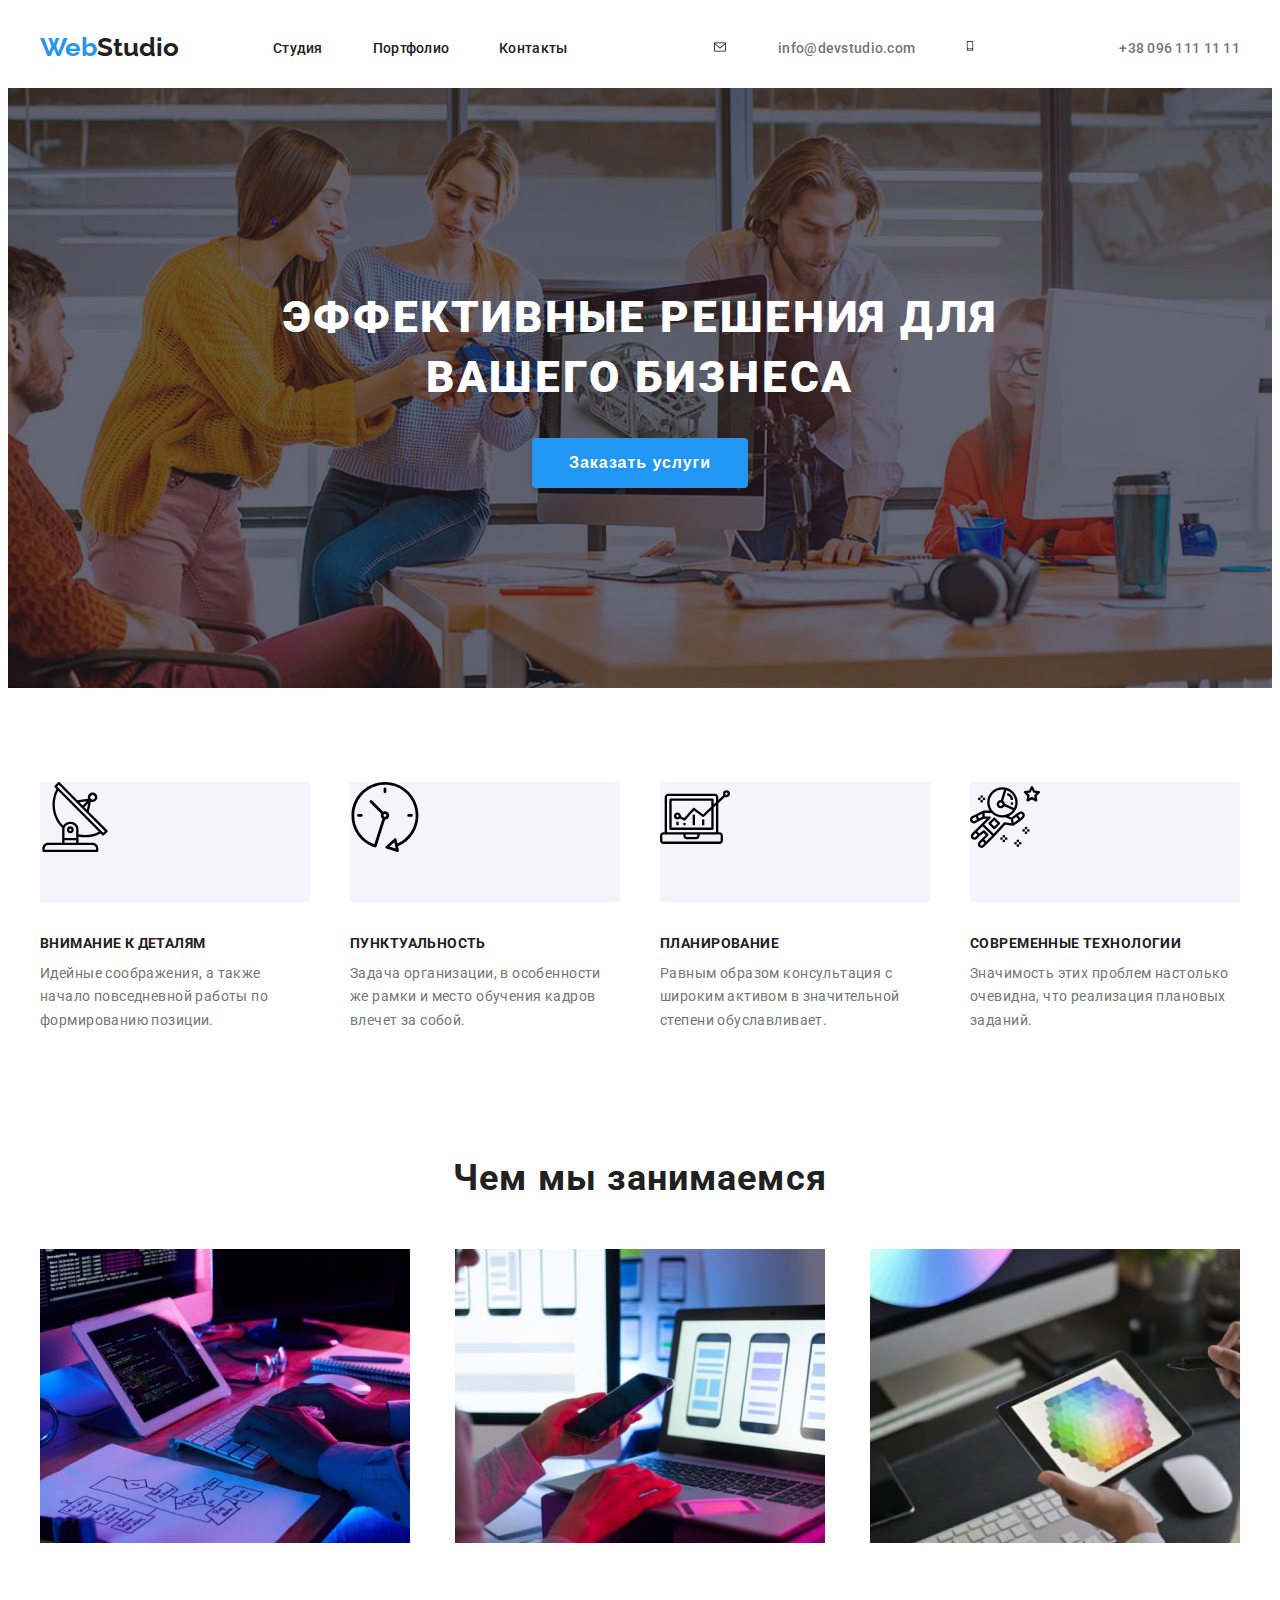
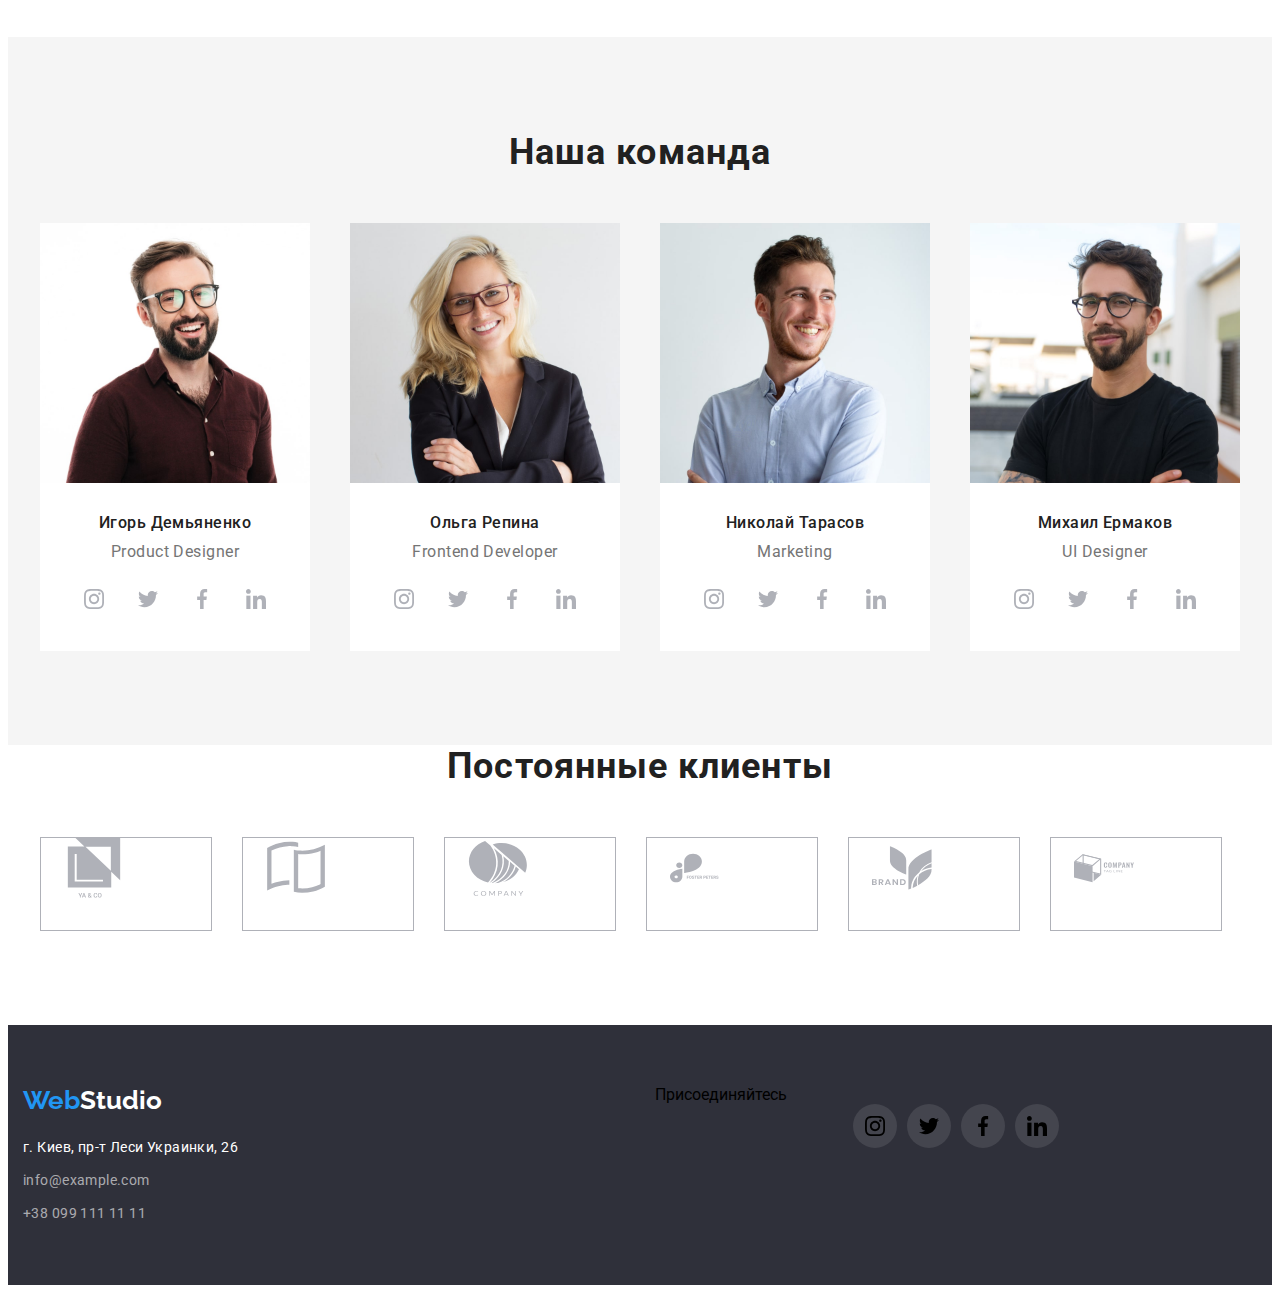
<file: index.html>
<!DOCTYPE html>
<html lang="ru">
<head>
    <meta charset="UTF-8">
    <meta http-equiv="X-UA-Compatible" content="IE=edge">
    <meta name="viewport" content="width=device-width, initial-scale=1.0">
    <title>Document</title>
    <link rel="preconnect" href="https://fonts.googleapis.com">
    <link rel="preconnect" href="https://fonts.gstatic.com" crossorigin>
    <link
        href="https://fonts.googleapis.com/css2?family=Montserrat:wght@400;700&family=Raleway:wght@700&family=Roboto:wght@400;500;700;900&display=swap"
        rel="stylesheet">
    <link 
        rel="stylesheet" 
        href="https://cdnjs.cloudflare.com/ajax/libs/modern-normalize/1.1.0/modern-normalize.min.css"
        integrity="sha512-wpPYUAdjBVSE4KJnH1VR1HeZfpl1ub8YT/NKx4PuQ5NmX2tKuGu6U/JRp5y+Y8XG2tV+wKQpNHVUX03MfMFn9Q=="
        crossorigin="anonymous" 
        referrerpolicy="no-referrer" 
        />
    <link rel="stylesheet" href="./styles/style.css">
</head>
<body>
 <header class="header">
    <div class="container header-container">
        <a href="./index.html" class="head"><span class="head-color">Web</span>Studio</a>
        <nav>
            <ul class="header-list list">
                <li><a href="./index.html" class="header-link link">Студия</a></li>
                <li><a href="./portfolio.html" class="header-link link">Портфолио</a></li>
                <li><a href="#" class="header-link link">Контакты</a></li>
            </ul>
        </nav>
        <div class="header-cont">
        <ul class="header-list list">
            <li class="header-icon">
                <a href="" class="header-icon-link link">
                    <svg class="icon-head" width=16px height=12px>
                        <use href="./images/symbol-defs.svg#icon-mail"></use>
                    </svg>
                </a>
            </li>
            <li>
                <a href="mailto:info@devstudio.com" class="header-nav link header-mail"> info@devstudio.com</a>
            </li>
            <li class="header-icon">
                <a href="" class="header-icon-link link">
                    <svg class="icon head" width=10px height=16px>
                        <use href="./images/symbol-defs.svg#icon-phone"></use>
                    </svg>
                </a>
            </li>
            <li>
                <a href="tel:+380961111111" class="header-nav link header-number">+38 096 111 11 11</a>
            </li>
        </ul>
        </div>
    </div> 
 </header>
 <main>
 <section class="section1">
    <div class="container hero-container">
        <h1 class="header1">Эффективные решения для вашего бизнеса</h1>
        <button type="button" class="header-button">Заказать услуги</button>
    </div>
 </section>
 <section class="section-character">
    <div class="container">
        <h2 class="visually-hidden">Наши особенности</h2>
        <ul class="speclist list">
            <li>
                <svg class="speclist-icon">
                    <use
                    href="./images/symbol-defs.svg#icon-antenna-1" width="70" height="70">
                    </use>
                </svg>
                <h3 class="characteristic">Внимание к деталям</h3>
                <p class="characteristic-par">Идейные соображения, а также начало повседневной работы по формированию позиции.
                </p>
            </li>
            <li>
                <svg class="speclist-icon">
                    <use href="./images/symbol-defs.svg#icon-clock-1" width="70" height="70">
                    </use>
                </svg>
                <h3 class="characteristic">Пунктуальность</h3>
                <p class="characteristic-par">Задача организации, в особенности же рамки и место обучения кадров влечет за
                    собой.</p>
            </li>
            <li>
                <svg class="speclist-icon">
                    <use href="./images/symbol-defs.svg#icon-diagram-1" width="70" height="70">
                    </use>
                </svg>
                <h3 class="characteristic">Планирование</h3>
                <p class="characteristic-par">Равным образом консультация с широким активом в значительной степени
                    обуславливает.</p>
            </li>
            <li>
                <svg class="speclist-icon">
                    <use href="./images/symbol-defs.svg#icon-astronaut-1" width="70" height="70">
                    </use>
                </svg>
                <h3 class="characteristic">Современные технологии</h3>
                <p class="characteristic-par">Значимость этих проблем настолько очевидна, что реализация плановых заданий.</p>
            </li>
        </ul>
    </div>

</section>
 <section class="section-whatwedo">
    <div class="container">
        <h2 class="whatwedo">Чем мы занимаемся</h2>
        <ul class="wedolist list">
            <li class="wedo-img">
                <img src="./images/box1-min.jpg" alt="Человек за комп'ютером">
            </li>
            <li class="wedo-img">
                <img src="./images/box2-min.jpg" alt="Человек с телефоном">
            </li>
            <li class="wedo-img">
                <img src="./images/box3-min.jpg" alt="Человек с планшетом">
            </li>
        </ul>
    </div>
 </section>
 <section class="team-sec">
    <div class="container">
        <h2 class="team">Наша команда</h2>
        <ul class="teamlist list">
            <li class="team-pers">
                <img src="./images/emp1-min.jpg" alt="Игорь Демьяненко" width="270" height="260">
                <div class="team-np">
                <h3 class="team-name">Игорь Демьяненко</h3>
                <p class="team-post">Product Designer</p>
                <ul class="team-soc list">
                    <li class="team-soc-item">
                        <a href="" class="team-soc-link link">
                            <svg class="barbers-soc" width=20px height=20px>
                                <use href="./images/symbol-defs.svg#icon-instagram-2"></use>
                            </svg>
                        </a>
                    </li>
                    <li class="team-soc-item">
                        <a href="" class="team-soc-link link">
                            <svg class="barbers-soc" width=20px height=20px>
                                <use href="./images/symbol-defs.svg#icon-twitter-1"></use>
                            </svg>
                        </a>
                    </li><li class="team-soc-item">
                        <a href="" class="team-soc-link link">
                            <svg class="barbers-soc" width=20px height=20px>
                                <use href="./images/symbol-defs.svg#icon-facebook-1"></use>
                            </svg>
                        </a>
                    </li><li class="team-soc-item">
                        <a href="" class="team-soc-link link">
                            <svg class="barbers-soc" width=20px height=20px>
                                <use href="./images/symbol-defs.svg#icon-linkedin-1"></use>
                            </svg>
                        </a>
                    </li>
                </ul>
                </div>
            </li>
            <li class="team-pers">
                <img src="./images/emp2-min.jpg" alt="Ольга Репина" width="270" height="260">
                <div class="team-np">
                <h3 class="team-name">Ольга Репина</h3>
                <p class="team-post">Frontend Developer</p>
                <ul class="team-soc list">
                    <li class="team-soc-item">
                        <a href="" class="team-soc-link link">
                            <svg class="barbers-soc" width=20px height=20px>
                                <use href="./images/symbol-defs.svg#icon-instagram-2"></use>
                            </svg>
                        </a>
                    </li>
                    <li class="team-soc-item">
                        <a href="" class="team-soc-link link">
                            <svg class="barbers-soc" width=20px height=20px>
                                <use href="./images/symbol-defs.svg#icon-twitter-1"></use>
                            </svg>
                        </a>
                    </li>
                    <li class="team-soc-item">
                        <a href="" class="team-soc-link link">
                            <svg class="barbers-soc" width=20px height=20px>
                                <use href="./images/symbol-defs.svg#icon-facebook-1"></use>
                            </svg>
                        </a>
                    </li>
                    <li class="team-soc-item">
                        <a href="" class="team-soc-link link">
                            <svg class="barbers-soc" width=20px height=20px>
                                <use href="./images/symbol-defs.svg#icon-linkedin-1"></use>
                            </svg>
                        </a>
                    </li>
                </ul>
                </div>
            </li>
            <li class="team-pers">
                <img src="./images/emp3-min.jpg" alt="Николай Тарасов" width="270" height="260">
                <div class="team-np">
                <h3 class="team-name">Николай Тарасов</h3>
                <p class="team-post">Marketing</p>
                <ul class="team-soc list">
                    <li class="team-soc-item">
                        <a href="" class="team-soc-link link">
                            <svg class="barbers-soc" width=20px height=20px>
                                <use href="./images/symbol-defs.svg#icon-instagram-2"></use>
                            </svg>
                        </a>
                    </li>
                    <li class="team-soc-item">
                        <a href="" class="team-soc-link link">
                            <svg class="barbers-soc" width=20px height=20px>
                                <use href="./images/symbol-defs.svg#icon-twitter-1"></use>
                            </svg>
                        </a>
                    </li>
                    <li class="team-soc-item">
                        <a href="" class="team-soc-link link">
                            <svg class="barbers-soc" width=20px height=20px>
                                <use href="./images/symbol-defs.svg#icon-facebook-1"></use>
                            </svg>
                        </a>
                    </li>
                    <li class="team-soc-item">
                        <a href="" class="team-soc-link link">
                            <svg class="barbers-soc" width=20px height=20px>
                                <use href="./images/symbol-defs.svg#icon-linkedin-1"></use>
                            </svg>
                        </a>
                    </li>
                </ul>
                </div>
            </li>
            <li class="team-pers">
                <img src="./images/emp4-min.jpg" alt="Михаил Ермаков" width="270" height="260">
                <div class="team-np">
                <h3 class="team-name">Михаил Ермаков</h3>
                <p class="team-post">UI Designer</p>
                <ul class="team-soc list">
                    <li class="team-soc-item">
                        <a href="" class="team-soc-link link">
                            <svg class="barbers-soc" width=20px height=20px>
                                <use href="./images/symbol-defs.svg#icon-instagram-2"></use>
                            </svg>
                        </a>
                    </li>
                    <li class="team-soc-item">
                        <a href="" class="team-soc-link link">
                            <svg class="barbers-soc" width=20px height=20px>
                                <use href="./images/symbol-defs.svg#icon-twitter-1"></use>
                            </svg>
                        </a>
                    </li>
                    <li class="team-soc-item">
                        <a href="" class="team-soc-link link">
                            <svg class="barbers-soc" width=20px height=20px>
                                <use href="./images/symbol-defs.svg#icon-facebook-1"></use>
                            </svg>
                        </a>
                    </li>
                    <li class="team-soc-item">
                        <a href="" class="team-soc-link link">
                            <svg class="barbers-soc" width=20px height=20px>
                                <use href="./images/symbol-defs.svg#icon-linkedin-1"></use>
                            </svg>
                        </a>
                    </li>
                </ul>
                </div>
            </li>
        </ul>
    </div>
 </section>
 <section class="clients">
    <div class="container">
        <h2 class="team">Постоянные клиенты</h2>
        <ul class="clients-list list">
            <li>
                <svg class="client-icon">
                    <use href="./images/symbol-defs.svg#icon-client1" width="106" height="60">
                    </use>
                </svg>
            </li>
            <li>
                <svg class="client-icon">
                    <use href="./images/symbol-defs.svg#icon-client2" width="106" height="60">
                    </use>
                </svg>
            </li>
            <li>
                <svg class="client-icon">
                    <use href="./images/symbol-defs.svg#icon-client3" width="106" height="60">
                    </use>
                </svg>
            </li>
            <li>
                <svg class="client-icon">
                    <use href="./images/symbol-defs.svg#icon-client4" width="106" height="60">
                    </use>
                </svg>
            </li>
            <li>
                <svg class="client-icon">
                    <use href="./images/symbol-defs.svg#icon-client5" width="106" height="60">
                    </use>
                </svg>
            </li>
            <li>
                <svg class="client-icon">
                    <use href="./images/symbol-defs.svg#icon-client6" width="106" height="60">
                    </use>
                </svg>
            </li>
        </ul>
    </div>
 </section>
 </main>
 <footer class="section2">
    <div class="container">
    <a href="./index.html" class="footer-head link"><span class="head-color">Web</span>Studio</a>
    <address class="footer-adres">
        <ul class="footerlist list">
            <li>
                <a href="https://goo.gl/maps/yCuGq5iEMmN5MK3H8" class="footer-adress link" target="_blank"
                    rel="noopener noreferrer nofollow">г. Киев, пр-т Леси Украинки, 26</a>
            </li>
            <li class="footer-mail">
                <a href="mailto:info@example.com" class="footer-nav link">info@example.com</a>
            </li>
            <li>
                <a href="tel:+380991111111" class="footer-nav link">+38 099 111 11 11</a>
            </li>
        </ul>
    </address>
    </div>
    <div class="container">
        <p>Присоединяйтесь</p>
        <ul class="footer-soc list">
            <li class="footer-soc-item">
                <a href="" class="footer-soc-link link">
                    <svg class="barfooter-soc" width=20px height=20px>
                        <use href="./images/symbol-defs.svg#icon-instagram-2"></use>
                    </svg>
                </a>
            </li>
            <li class="footer-soc-item">
                <a href="" class="footer-soc-link link">
                    <svg class="barfooter-soc" width=20px height=20px>
                        <use href="./images/symbol-defs.svg#icon-twitter-1"></use>
                    </svg>
                </a>
            </li>
            <li class="footer-soc-item">
                <a href="" class="footer-soc-link link">
                    <svg class="barfooter-soc" width=20px height=20px>
                        <use href="./images/symbol-defs.svg#icon-facebook-1"></use>
                    </svg>
                </a>
            </li>
            <li class="footer-soc-item">
                <a href="" class="footer-soc-link link">
                    <svg class="barfooter-soc" width=20px height=20px>
                        <use href="./images/symbol-defs.svg#icon-linkedin-1"></use>
                    </svg>
                </a>
            </li>
        </ul>
    </div>
 </footer>
</body>
</html>
</file>
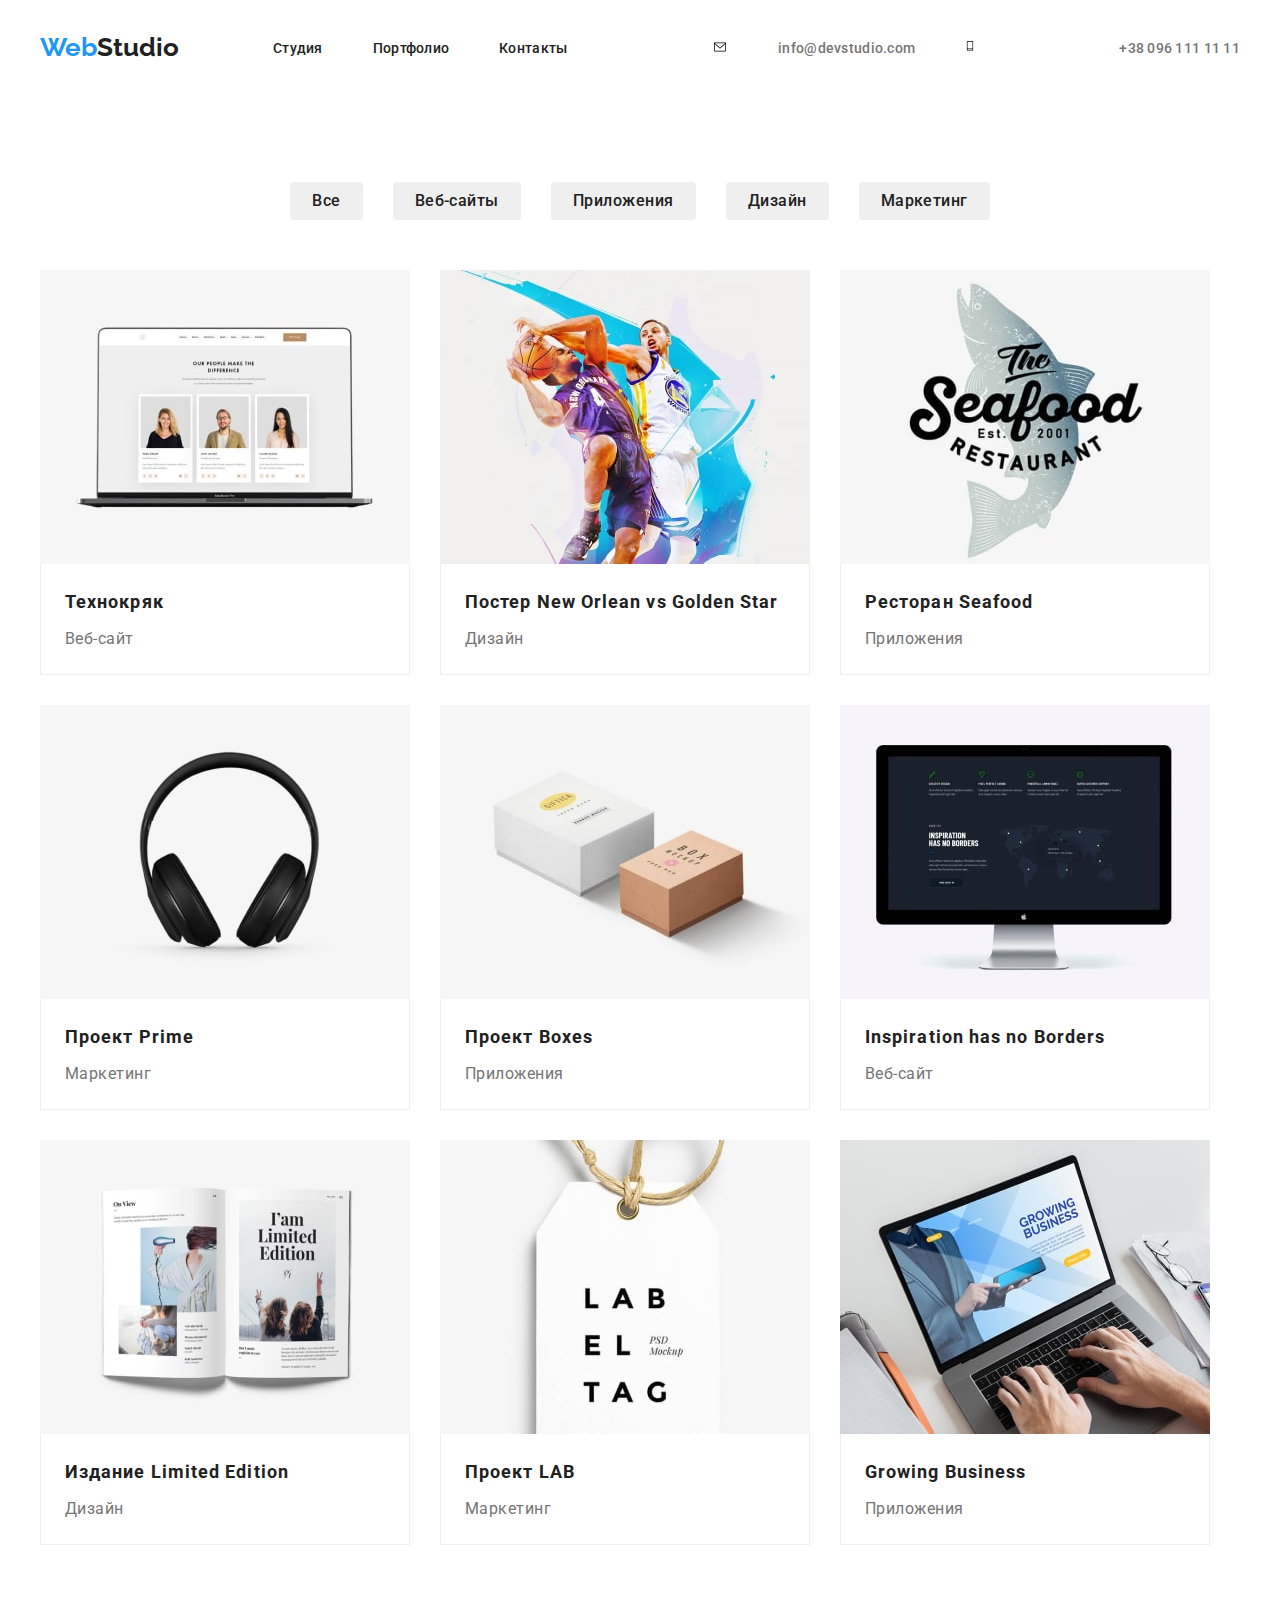
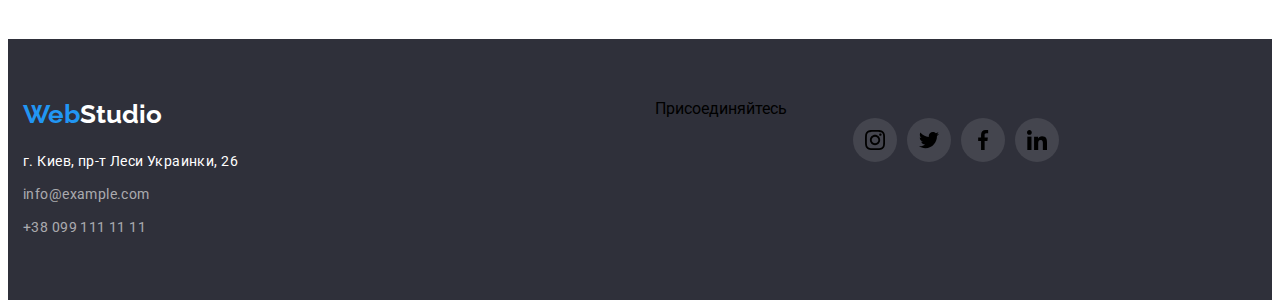
<file: portfolio.html>
<!DOCTYPE html>
<html lang="ru">
<head>
    <meta charset="UTF-8">
    <meta http-equiv="X-UA-Compatible" content="IE=edge">
    <meta name="viewport" content="width=device-width, initial-scale=1.0">
    <title>Document</title>
    <link rel="preconnect" href="https://fonts.googleapis.com">
    <link rel="preconnect" href="https://fonts.gstatic.com" crossorigin>
    <link
        href="https://fonts.googleapis.com/css2?family=Montserrat:wght@400;700&family=Raleway:wght@700&family=Roboto:wght@400;500;700;900&display=swap"
        rel="stylesheet">
    <link rel="stylesheet" href="https://cdnjs.cloudflare.com/ajax/libs/modern-normalize/1.1.0/modern-normalize.min.css"
        integrity="sha512-wpPYUAdjBVSE4KJnH1VR1HeZfpl1ub8YT/NKx4PuQ5NmX2tKuGu6U/JRp5y+Y8XG2tV+wKQpNHVUX03MfMFn9Q=="
        crossorigin="anonymous" referrerpolicy="no-referrer">
    <link rel="stylesheet" href="./styles/style.css">
</head>
<body>
    <header class="header">
            <div class="container header-container">
                <a href="./index.html" class="head"><span class="head-color">Web</span>Studio</a>
                <nav>
                    <ul class="header-list list">
                        <li><a href="./index.html" class="header-link link">Студия</a></li>
                        <li><a href="./portfolio.html" class="header-link link">Портфолио</a></li>
                        <li><a href="#" class="header-link link">Контакты</a></li>
                    </ul>
                </nav>
                <div class="header-cont">
                    <ul class="header-list list">
                        <li class="header-icon">
                            <a href="" class="header-icon-link link">
                                <svg class="icon-head" width=16px height=12px>
                                    <use href="./images/symbol-defs.svg#icon-mail"></use>
                                </svg>
                            </a>
                        </li>
                        <li>
                            <a href="mailto:info@devstudio.com" class="header-nav link header-mail"> info@devstudio.com</a>
                        </li>
                        <li class="header-icon">
                            <a href="" class="header-icon-link link">
                                <svg class="icon head" width=10px height=16px>
                                    <use href="./images/symbol-defs.svg#icon-phone"></use>
                                </svg>
                            </a>
                        </li>
                        <li>
                            <a href="tel:+380961111111" class="header-nav link header-number">+38 096 111 11 11</a>
                        </li>
                    </ul>
                </div>
            </div>
    </header>
<main>
    <section class="buttons-done">
        <div class="container">
        <h1 class="visually-hidden">Кнопки</h1>
        <ul class="buttonlist list">
            <li>
                <button type="button" class="navi-btn" width="73" height="38">Все</button>
            </li>
            <li>
                <button type="button" class="navi-btn" width="125" height="38">Веб-сайты</button>
            </li>
            <li>
                <button type="button" class="navi-btn" width="73" height="38">Приложения</button>
            </li>
            <li>
                <button type="button" class="navi-btn" width="73" height="38">Дизайн</button>
            </li>
            <li>
                <button type="button" class="navi-btn" width="73" height="38">Маркетинг</button>
            </li>
        </ul>
        <ul class="donelist list">
            <li class="list-item">
                <a href="#" class="link" rel="noopener noreferrer nofollow">
                    <img src="./images/img(0)-min.jpg" alt="Технокряк" width="370" height="294">
                    <div class="donelist-name">
                    <h2 class="project-name">Технокряк</h2>
                    <p class="project-spec">Веб-сайт</p>
                    </div>
                </a>
            </li>
            <li>
                <a href="#" class="link" rel="noopener noreferrer nofollow">
                    <img src="./images/img(1)-min.jpg" alt="Постер New Orlean vs Golden Star" width="370" height="294">
                    <div class="donelist-name">
                    <h2 class="project-name">Постер New Orlean vs Golden Star</h2>
                    <p class="project-spec">Дизайн</p>
                    </div>                    
                </a>
            </li>
            <li>
                <a href="#" class="link" rel="noopener noreferrer nofollow">
                    <img src="./images/img(2)-min.jpg" alt="Ресторан Seafood" width="370" height="294">
                    <div class="donelist-name">
                    <h2 class="project-name">Ресторан Seafood</h2>
                    <p class="project-spec">Приложения</p>
                    </div>                    
                </a>
            </li>
            <li>
                <a href="#" class="link" rel="noopener noreferrer nofollow">
                    <img src="./images/img(3)-min.jpg" alt="Проект Prime" width="370" height="294">
                    <div class="donelist-name">
                    <h2 class="project-name">Проект Prime</h2>
                    <p class="project-spec">Маркетинг</p>
                    </div>                    
                </a>
            </li>
            <li>
                <a href="#" class="link" rel="noopener noreferrer nofollow">
                    <img src="./images/img(4)-min.jpg" alt="Проект Boxes" width="370" height="294">
                    <div class="donelist-name">
                    <h2 class="project-name">Проект Boxes</h2>
                    <p class="project-spec">Приложения</p>
                    </div>
                </a>
            </li>
            <li>
                <a href="#" class="link" rel="noopener noreferrer nofollow">
                    <img src="./images/img(5)-min.jpg" alt="Inspiration has no Borders" width="370" height="294">
                    <div class="donelist-name">
                    <h2 class="project-name">Inspiration has no Borders</h2>
                    <p class="project-spec">Веб-сайт</p>
                    </div>                    
                </a>
            </li>
            <li>
                <a href="#" class="link" rel="noopener noreferrer nofollow">
                    <img src="./images/img(6)-min.jpg" alt="Издание Limited Edition" width="370" height="294">
                    <div class="donelist-name">
                    <h2 class="project-name">Издание Limited Edition</h2>
                    <p class="project-spec">Дизайн</p>
                    </div>                    
                </a>
            </li>
            <li>
                <a href="#" class="link" rel="noopener noreferrer nofollow">
                    <img src="./images/img(7)-min.jpg" alt="Проект LAB" width="370" height="294">
                    <div class="donelist-name">
                    <h2 class="project-name">Проект LAB</h2>
                    <p class="project-spec">Маркетинг</p>
                    </div>                    
                </a>
            </li>
            <li>
                <a href="#" class="link" rel="noopener noreferrer nofollow">
                    <img src="./images/img(8)-min.jpg" alt="Growing Business" width="370" height="294">
                    <div class="donelist-name">
                    <h2 class="project-name">Growing Business</h2>
                    <p class="project-spec">Приложения</p>
                    </div>                    
                </a>
            </li>
        </ul>
        </div>
    </section>
</main>
<footer class="section2">
    <div class="container">
        <a href="./index.html" class="footer-head link"><span class="head-color">Web</span>Studio</a>
        <address class="footer-adres">
            <ul class="footerlist list">
                <li>
                    <a href="https://goo.gl/maps/yCuGq5iEMmN5MK3H8" class="footer-adress link" target="_blank"
                        rel="noopener noreferrer nofollow">г. Киев, пр-т Леси Украинки, 26</a>
                </li>
                <li  class="footer-mail">
                    <a href="mailto:info@example.com" class="footer-nav link">info@example.com</a>
                </li>
                <li>
                    <a href="tel:+380991111111" class="footer-nav link">+38 099 111 11 11</a>
                </li>
            </ul>
        </address>
    </div>
    <div class="container">
        <p>Присоединяйтесь</p>
        <ul class="footer-soc list">
            <li class="footer-soc-item">
                <a href="" class="footer-soc-link link">
                    <svg class="barfooter-soc" width=20px height=20px>
                        <use href="./images/symbol-defs.svg#icon-instagram-2"></use>
                    </svg>
                </a>
            </li>
            <li class="footer-soc-item">
                <a href="" class="footer-soc-link link">
                    <svg class="barfooter-soc" width=20px height=20px>
                        <use href="./images/symbol-defs.svg#icon-twitter-1"></use>
                    </svg>
                </a>
            </li>
            <li class="footer-soc-item">
                <a href="" class="footer-soc-link link">
                    <svg class="barfooter-soc" width=20px height=20px>
                        <use href="./images/symbol-defs.svg#icon-facebook-1"></use>
                    </svg>
                </a>
            </li>
            <li class="footer-soc-item">
                <a href="" class="footer-soc-link link">
                    <svg class="barfooter-soc" width=20px height=20px>
                        <use href="./images/symbol-defs.svg#icon-linkedin-1"></use>
                    </svg>
                </a>
            </li>
        </ul>
    </div>
</footer>
</body>
</html>
</file>
<file: styles/style.css>
:root{
--main-text-color: #212121;
--button-color: #2196F3;
--second-color: #ffffff;
--navi-color: #757575;
--main-background-color: #2F303A;
--second-background-color: #f5f5f5;
--navi-second-color: rgba(255, 255, 255, 0.6);

}

img{
    display: block;
    max-width: 100%;
    height: auto;
}

body {
    font-family: 'roboto', sans-serif;
}

p, h1, h2, h3, h4, h5, h6 {
    margin: 0;
}
 ul {
    margin: 0;
    padding: 0;
 }

 .header{
    padding-top: 24px;
    padding-bottom: 25px;
 }
.head {
    font-family: 'Raleway', sans-serif;
    font-style: normal;
    font-weight: 700;
    font-size: 26px;
    line-height: 31px;
    color: var(--main-text-color);
    text-decoration: none;
    margin-right: 94px;
}

.container{
    width: 1200px;
    padding-left: 15px;
    padding-right: 15px;
    margin: 0 auto;
}

.head-color{
    color: var(--button-color);
}

.list {
    list-style: none;
}

.link {
    text-decoration: none;
}

.header-nav{
font-weight: 500;
    font-size: 14px;
    line-height: 1.14;
    letter-spacing: 0.02em;
    color: var(--navi-color);
}

.visually-hidden {
    position: absolute;
    white-space: nowrap;
    width: 1px;
    height: 1px;
    overflow: hidden;
    border: 0;
    padding: 0;
    clip: rect(0 0 0 0);
    clip-path: inset(50%);
    margin: -1px;
}

.header-list{
    display: flex;
    column-gap: 50px;
}



.header-container{
    display: flex;
    align-items: center;
}
.header-cont{
    margin-left: auto;
}

.header-link {
    font-weight: 500;
    font-size: 14px;
    line-height: 1.12;
    letter-spacing: 0.02em;
    color: var(--main-text-color);
}

.header-link:hover,
.header-link:focus,
.header-nav:hover,
.header-nav:focus,
.footer-adress:hover,
.footer-adress:focus,
.footer-nav:hover,
.footer-nav:focus{
    color: var(--button-color);
}

.class-item{
    cursor: pointer;
}

.header1 {
    font-weight: 900;
    font-size: 44px;
    line-height: 1.36;
    color: var(--second-color);
    letter-spacing: 0.06em;
    text-transform: uppercase;
    text-align: center;
}

.hero-container{
    width: 760px;
}

.header-button {
    width: 216px;
    height: 50px;
    font-weight: 700;
    font-size: 16px;
    line-height: 1.87;
    letter-spacing: 0.06em;
    color: var(--second-color);
    background-color: var(--button-color);
    margin-top: 30px; 
    box-shadow: 0px 4px 4px rgba(0, 0, 0, 0.15);
    border-radius: 4px;
    border: 0px;
}

.section1{
    max-width: 1600px;
    margin-left: auto;
    margin-right: auto;
    text-align: center;
    padding-top: 200px;
    padding-bottom: 200px;
    background-image:linear-gradient(rgba(47, 48, 58, 0.4), rgba(47, 48, 58, 0.4)),
    url(../images/mainimg.jpg);
    background-repeat: no-repeat;
    background-position: center;
}

.header-button:focus{
    cursor: pointer;
}

 
.section2,
.footer {
    background-color: var(--main-background-color);
}

.section-character{
    padding-top: 94px;
    padding-bottom: 94px;
}

.speclist-icon{
    width: 270px;
    height: 120px;
    background-color: #F5F4FA;
    margin-bottom: 30px;
}

.characteristic {
    font-weight: 700;
    font-size: 14px;
    line-height: 1.14;
    letter-spacing: 0.03em;
    color: var(--main-text-color);
    text-transform: uppercase;
    margin-bottom: 10px;
}

.characteristic-par {
    font-weight: 400;
    font-size: 14px;
    line-height: 1.7;
    letter-spacing: 0.03em;
    color: var(--navi-color);
    width: 270px;
    height: 101px;
    
    }

.speclist{
    display: flex;
    justify-content: space-between;
}

.wedolist{
    display: flex;
    justify-content: space-between;
}

.section-whatwedo{
    padding-bottom: 94px;
}

.whatwedo {
    font-weight: 700;
    font-size: 36px;
    line-height: 1.17;
    letter-spacing: 0.03em;
    color: var(--main-text-color);
    margin-bottom: 50px;
    text-align: center;
}

.wedo-img{
    width: 370px;
    height: 294px;
}

.team-sec{
    background-color: var(--second-background-color);
    padding-top: 94px;
    padding-bottom: 94px;
}

.team {
    font-weight: 700;
    font-size: 36px;
    line-height: 1.17;
    letter-spacing: 0.03em;
    color: var(--main-text-color);
    text-align: center;
    margin-bottom: 50px;
}

.teamlist{
    display: flex;
    justify-content: space-between;
}

.team-pers{
    background-color: var(--second-color);
}

.team-np{
    padding-top: 30px;
    padding-right: 15px;
    padding-bottom: 30px;
    padding-left: 15px;
}

.team-name {
    font-weight: 500;
    font-size: 16px;
    line-height: 1.19;
    letter-spacing: 0.03em;
    color: var(--main-text-color);
    margin-bottom: 10px;
    text-align: center;
}

.team-post {
    font-weight: 400;
    font-size: 16px;
    line-height: 1.19;
    letter-spacing: 0.03em;
    color: var(--navi-color);
    text-align: center;
    margin-bottom: 16px;
}

.team-soc{
    display: flex;
    justify-content: center;
    gap: 10px;
}

.team-soc-link{
    width: 44px;
    height: 44px;
    border-radius: 50%;
    background-color: #ffffff;
    display: flex;
    align-items: center;
    justify-content: center;
}

.team-soc-link:hover, 
.team-soc-link:focus{
    background-color: #2196F3;
}

.team-soc-link:hover .barbers-soc,
.team-soc-link:focus .barbers-soc{
    fill: #ffffff;
}

.barbers-soc{
    fill: #AFB1B8;
}

.buttons-done{
    padding-top: 94px;
    padding-bottom: 94px;
}

.buttonlist{
    display: flex;
    justify-content: center;
    column-gap: 30px;
    margin-bottom: 50px;
}

.donelist{
    display: flex;
    flex-wrap: wrap;
    gap: 30px;
}
.donelist-name{
    padding: 20px 24px;
}

.donelist-name{
    border-color: #eeeeee;
    border-width: 0px 1px 1px 1px;
    border-style: none solid solid solid;
}

.head-btn:hover, 
.head-btn:focus{
    color: var(--button-color);
}

.navi-btn{
    font-family: 'Roboto';
    font-style: normal;
    font-weight: 500;
    font-size: 16px;
    line-height: 1.63;
    text-align: center;
    letter-spacing: 0.03em;
    color: var(--main-text-color);
    border: none;
    border-radius: 4px;
    padding: 6px 22px;
}

.navi-btn:hover, 
.navi-btn:focus{
    background-color: var(--button-color);
    color: var(--second-color);
    cursor: pointer;
}

.project-name{
    font-weight: 700;
    font-size: 18px;
    line-height: 2;
    letter-spacing: 0.06em;
    color: var(--main-text-color);
}

.project-spec{
    font-weight: 400;
    font-size: 16px;
    line-height: 1.88;
    letter-spacing: 0.03em;
    color: var(--navi-color);
    margin-top: 4px;
}

.clients-list{
    display: flex;
    gap: 30px;
}

.clients{
    margin-bottom: 94px;
}

.client-list:focus,
.clienr-list:hover{
    color: #2196F3;
}

.client-icon{
    fill: #AFB1B8;
    border: 1px solid #AFB1B8;
    width: 170px;
    height: 92px;
    display: flex;
    align-items: center;
    justify-content: center;
}


.footer-head {
    font-family: 'Raleway', sans-serif;
    font-style: normal;
    font-weight: 700;
    font-size: 26px;
    line-height: 31px;
    color: var(--second-color);
    text-decoration: none;
    padding-left: 0px;
}

.footer-adress {
    font-weight: 400;
    font-size: 14px;
    line-height: 1.7;
    letter-spacing: 0.03em;
    font-style: normal;
    color: var(--second-color);
}

.footer-adres{
    margin-top: 20px;
}

.footer-nav {
    font-weight: 400;
    font-size: 14px;
    line-height: 1.7;
    letter-spacing: 0.03em;
    font-style: normal;
    color: var(--navi-second-color);
}

.footerlist{
    display: flex;
    flex-direction: column;
}

.footer-nav{
    margin-top: 9px;
}

.section2{
    padding-top: 60px;
    padding-bottom: 60px;
    display: flex;
}
.footer-mail{
    margin-bottom: 9px;
    margin-top: 9px;
}

.footer-soc {
    display: flex;
    justify-content: center;
    gap: 10px;
}

.footer-soc-link {
    width: 44px;
    height: 44px;
    border-radius: 50%;
    background-color: rgba(255, 255, 255, 0.1);;
    display: flex;
    align-items: center;
    justify-content: center;
}

.footer-soc-link:hover,
.footer-soc-link:focus {
    background-color: #2196F3;
}

.footer-soc-link:hover .barbers-soc,
.footer-soc-link:focus .barbers-soc {
    fill: #ffffff;
}
</file>
